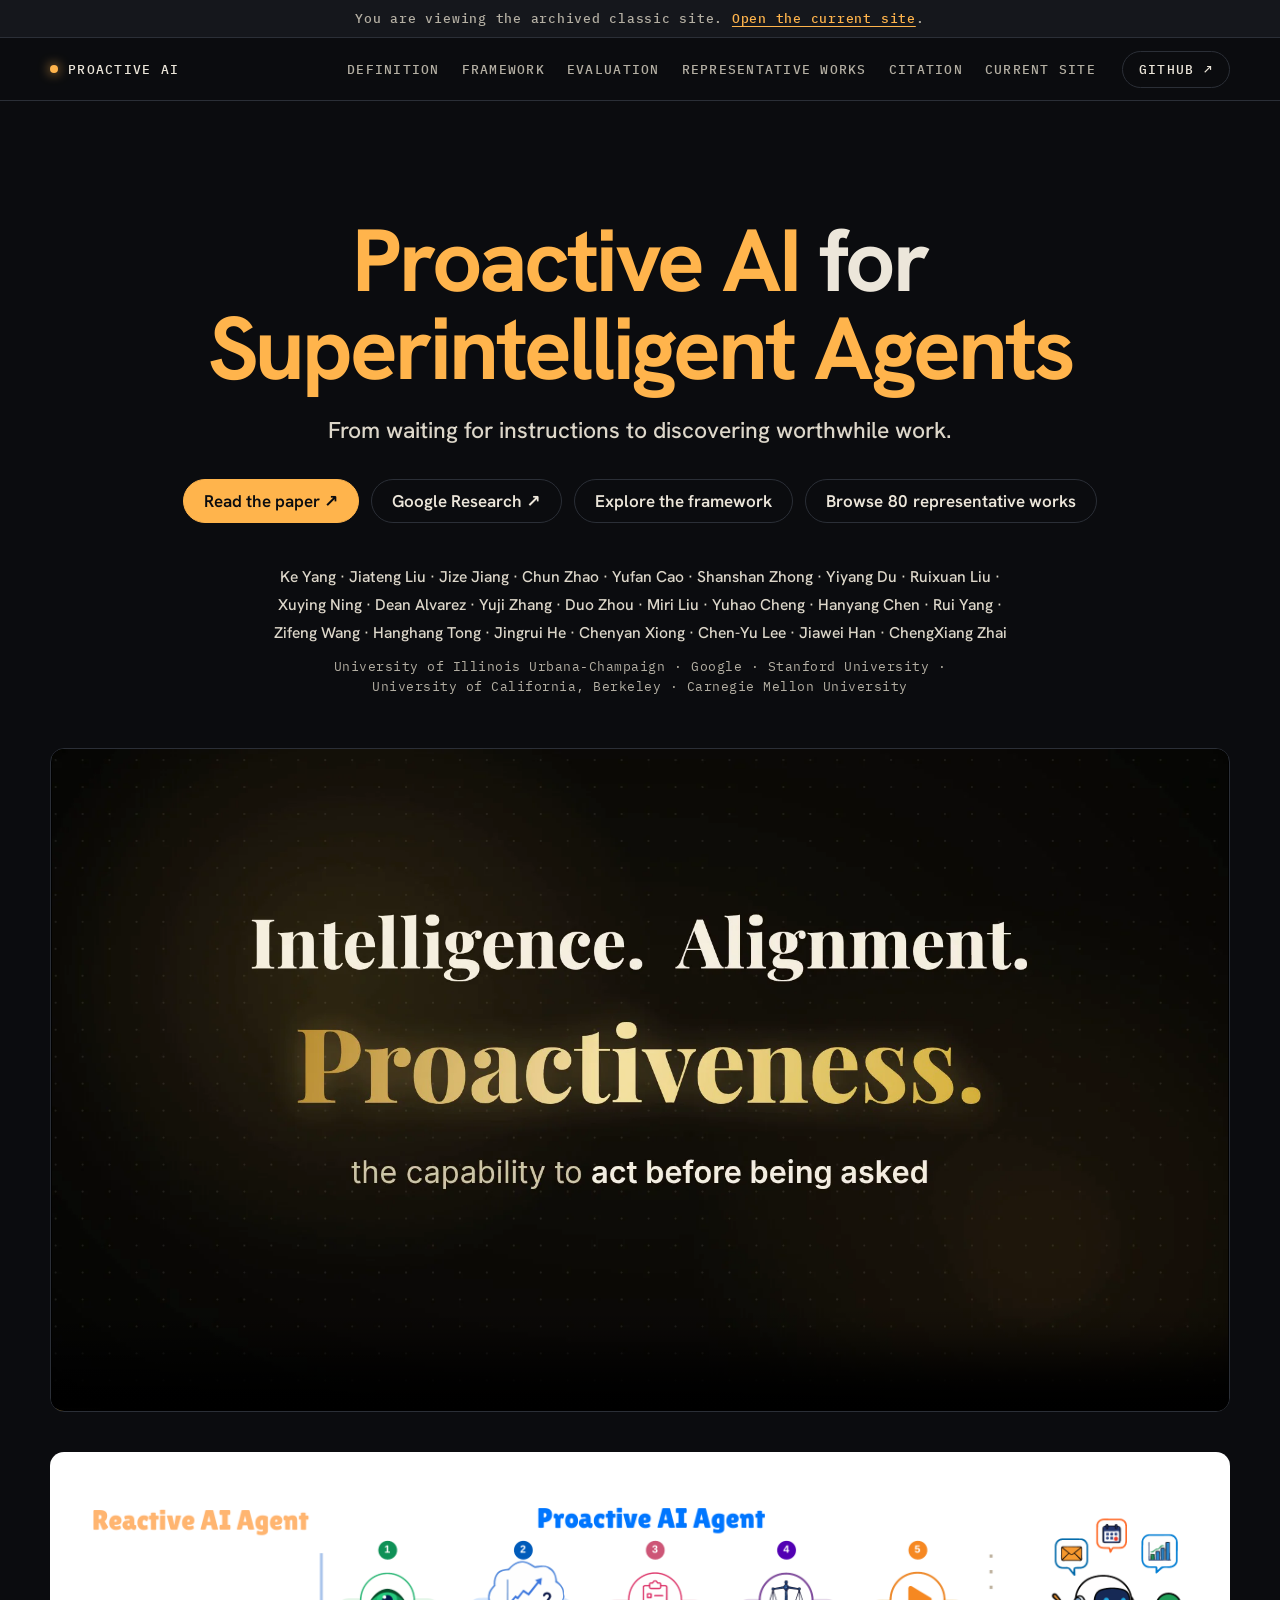
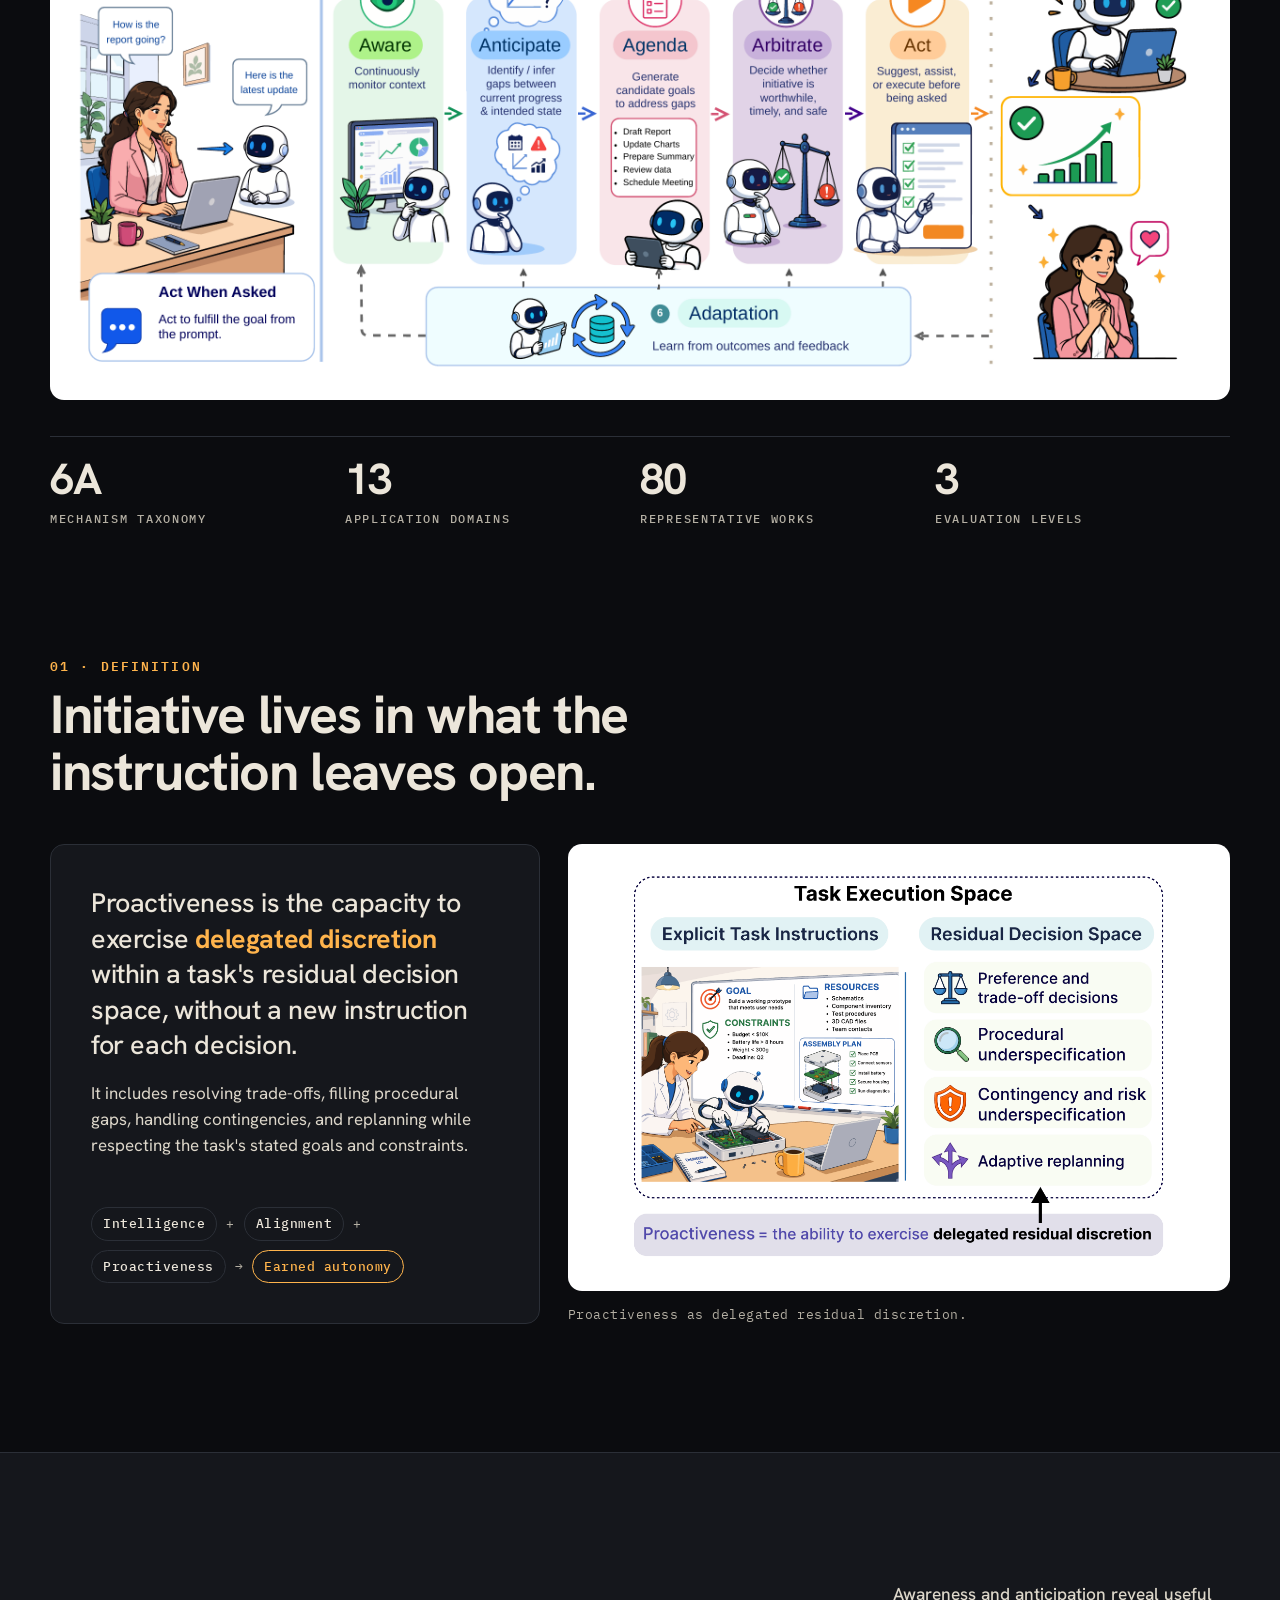
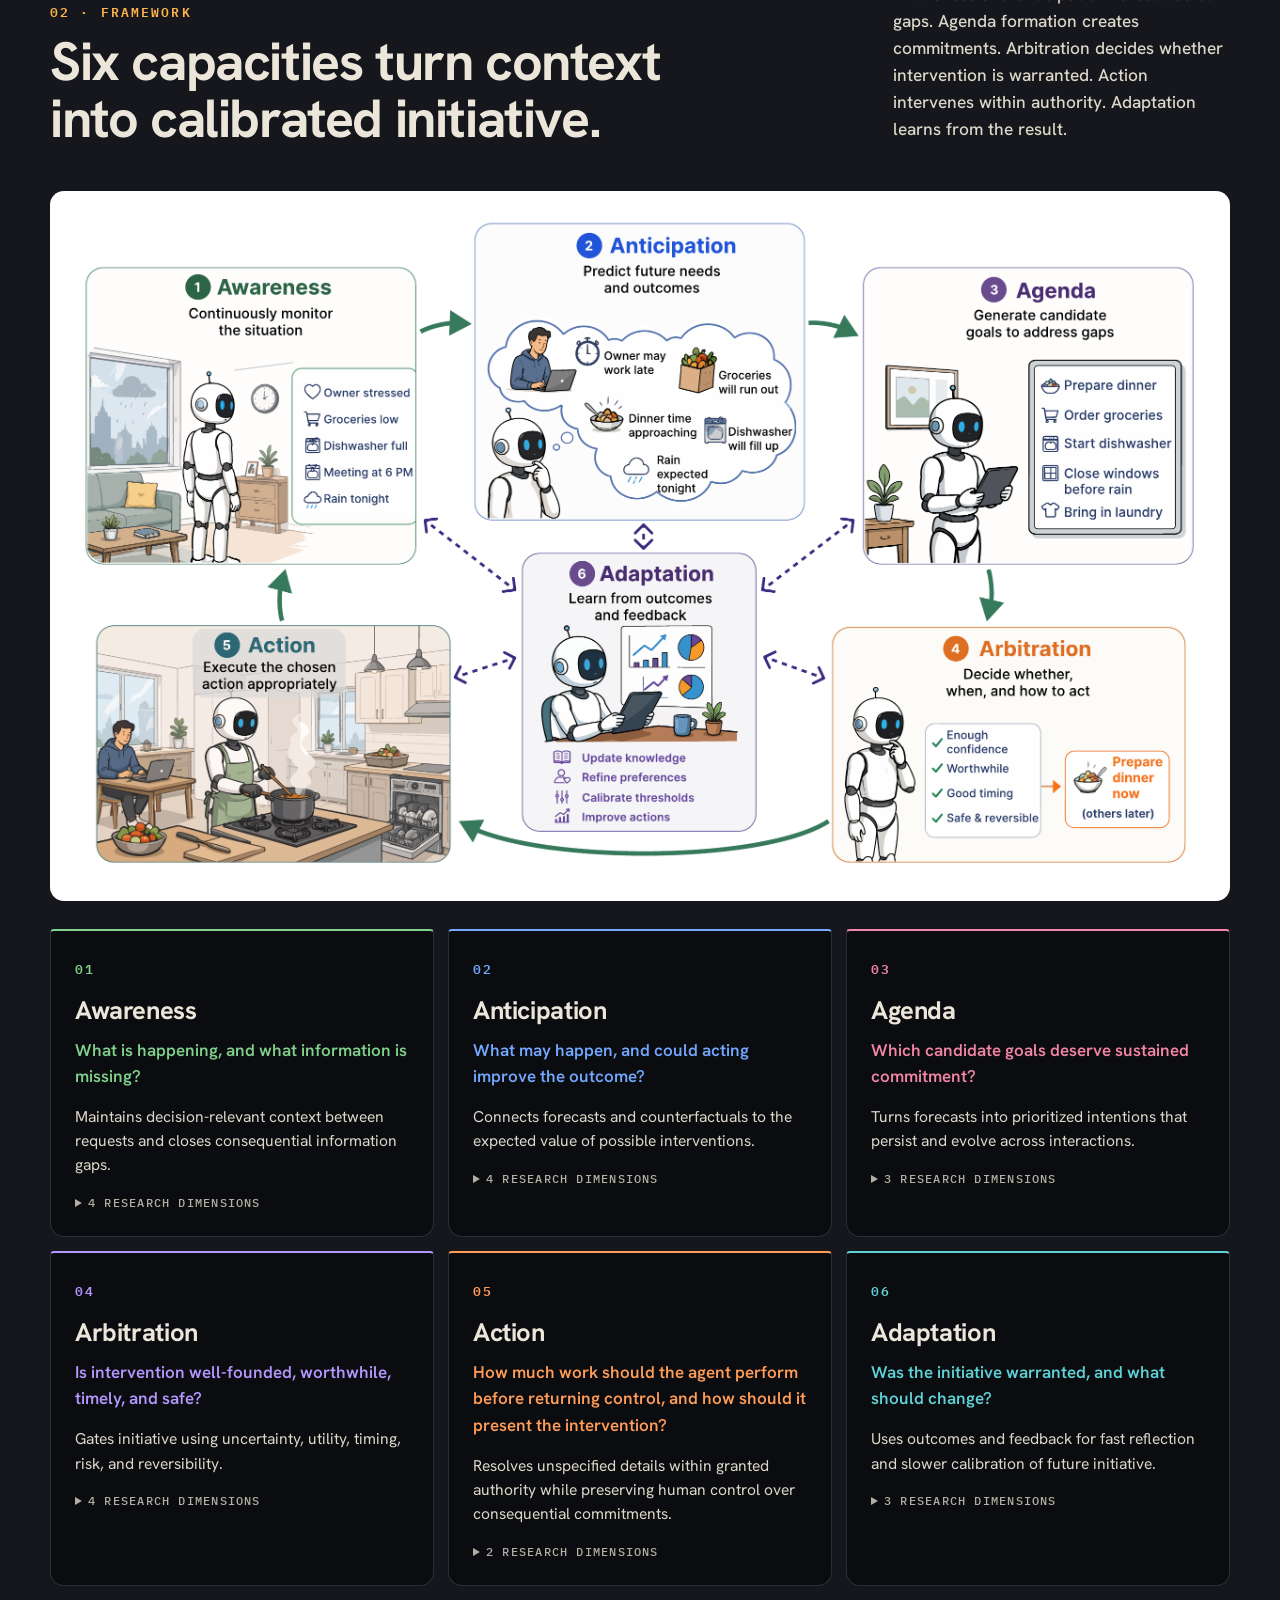
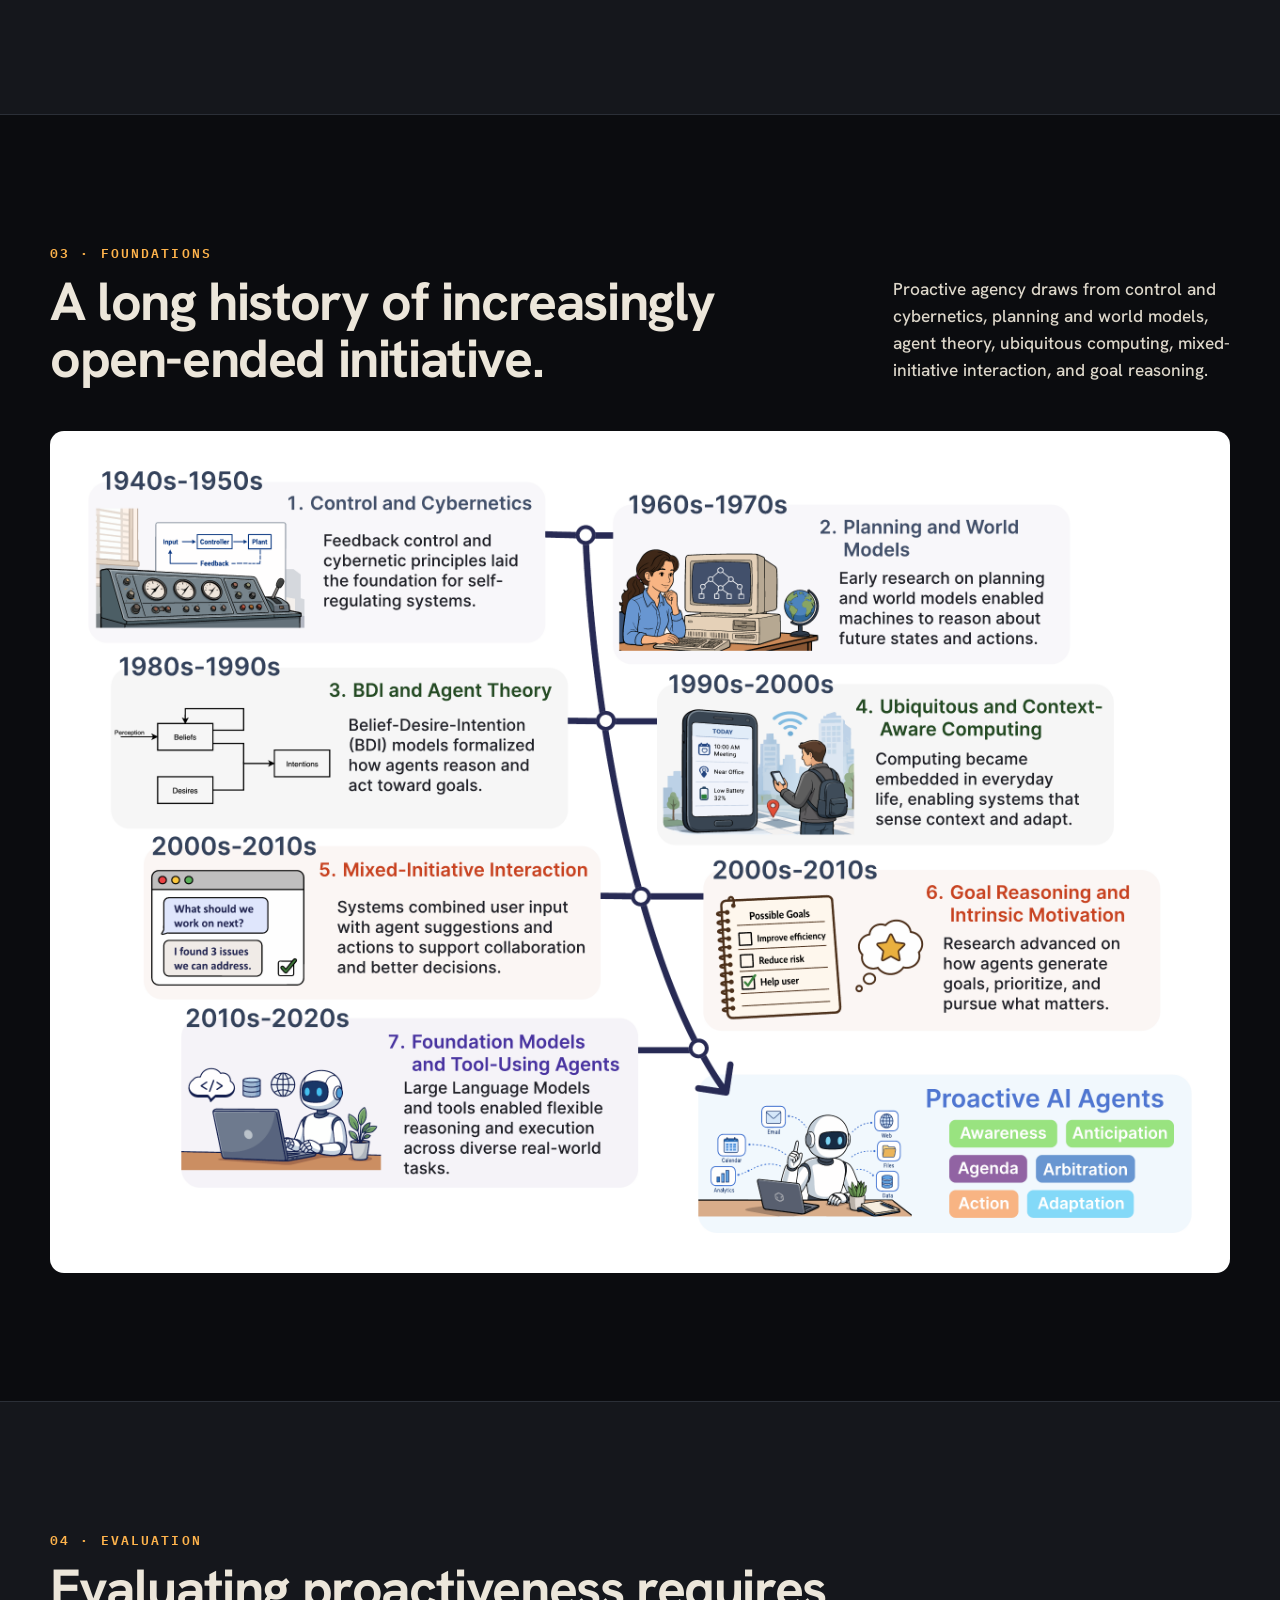
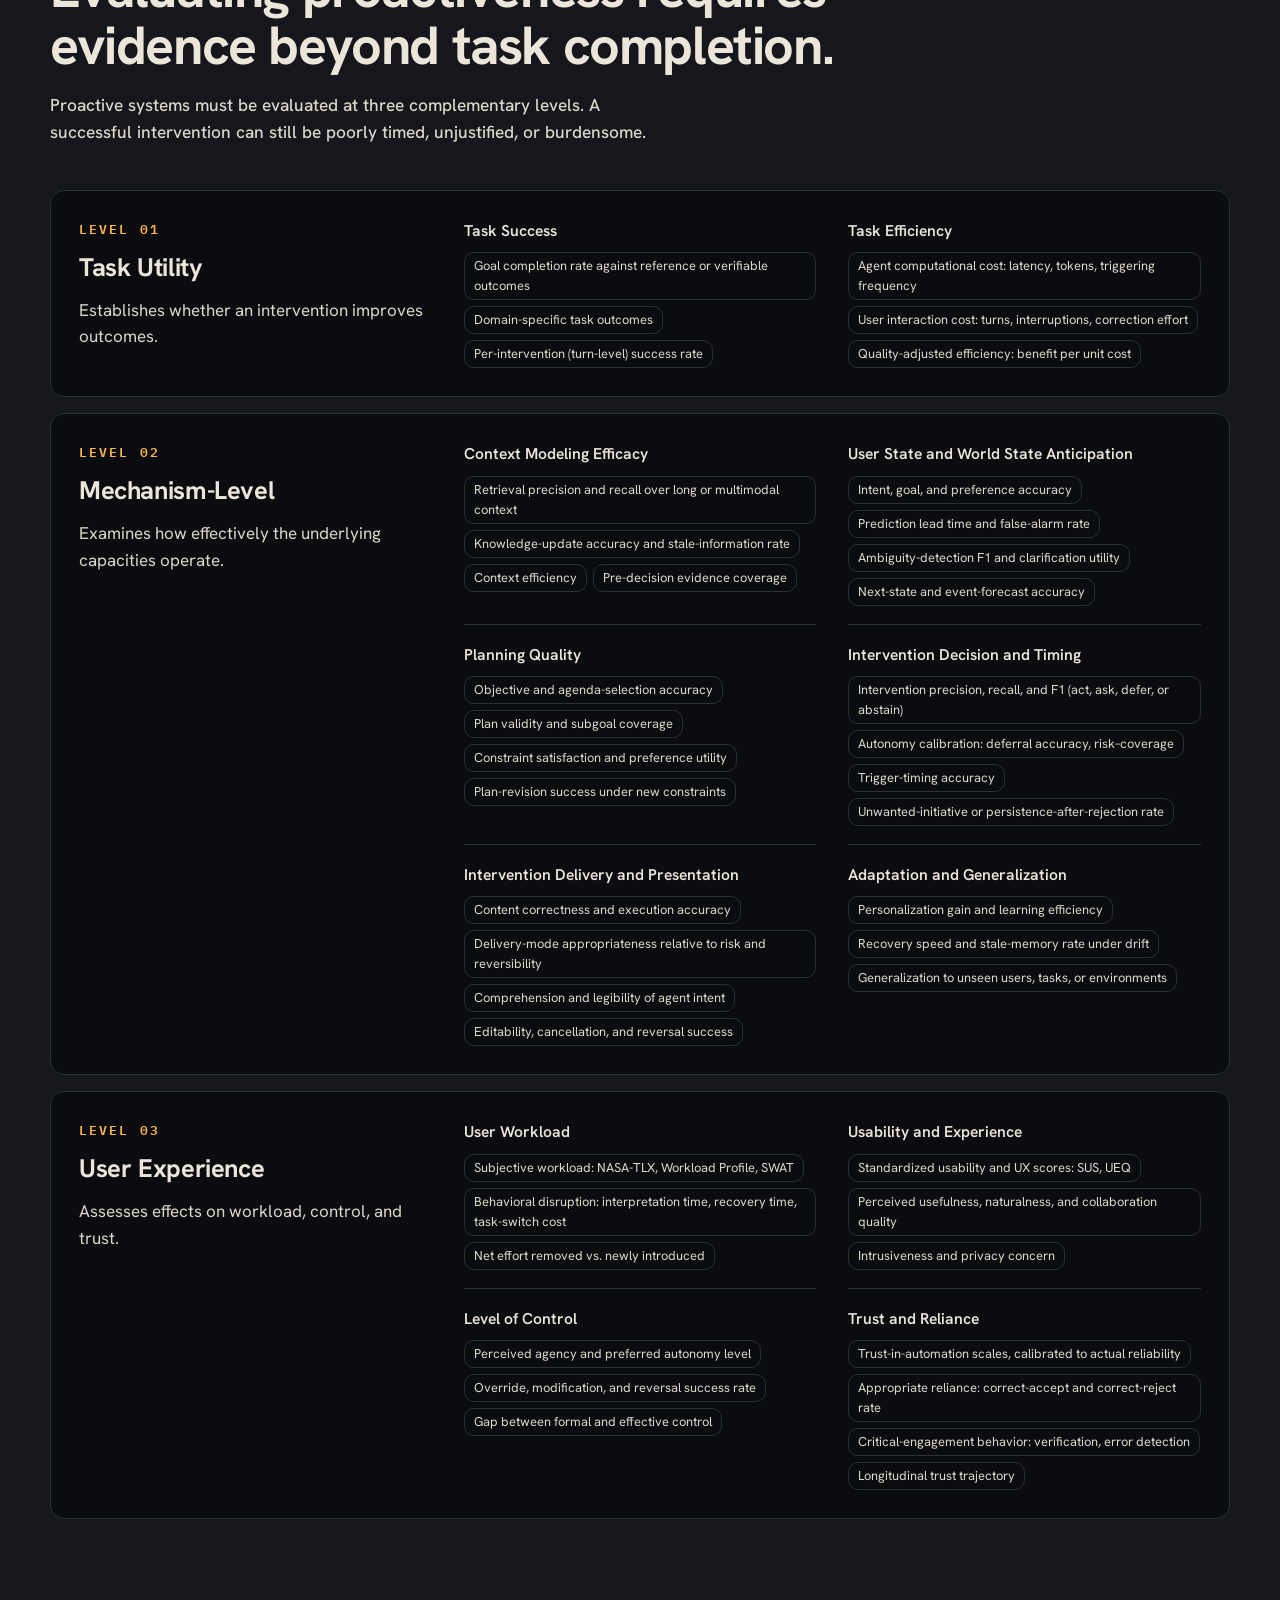
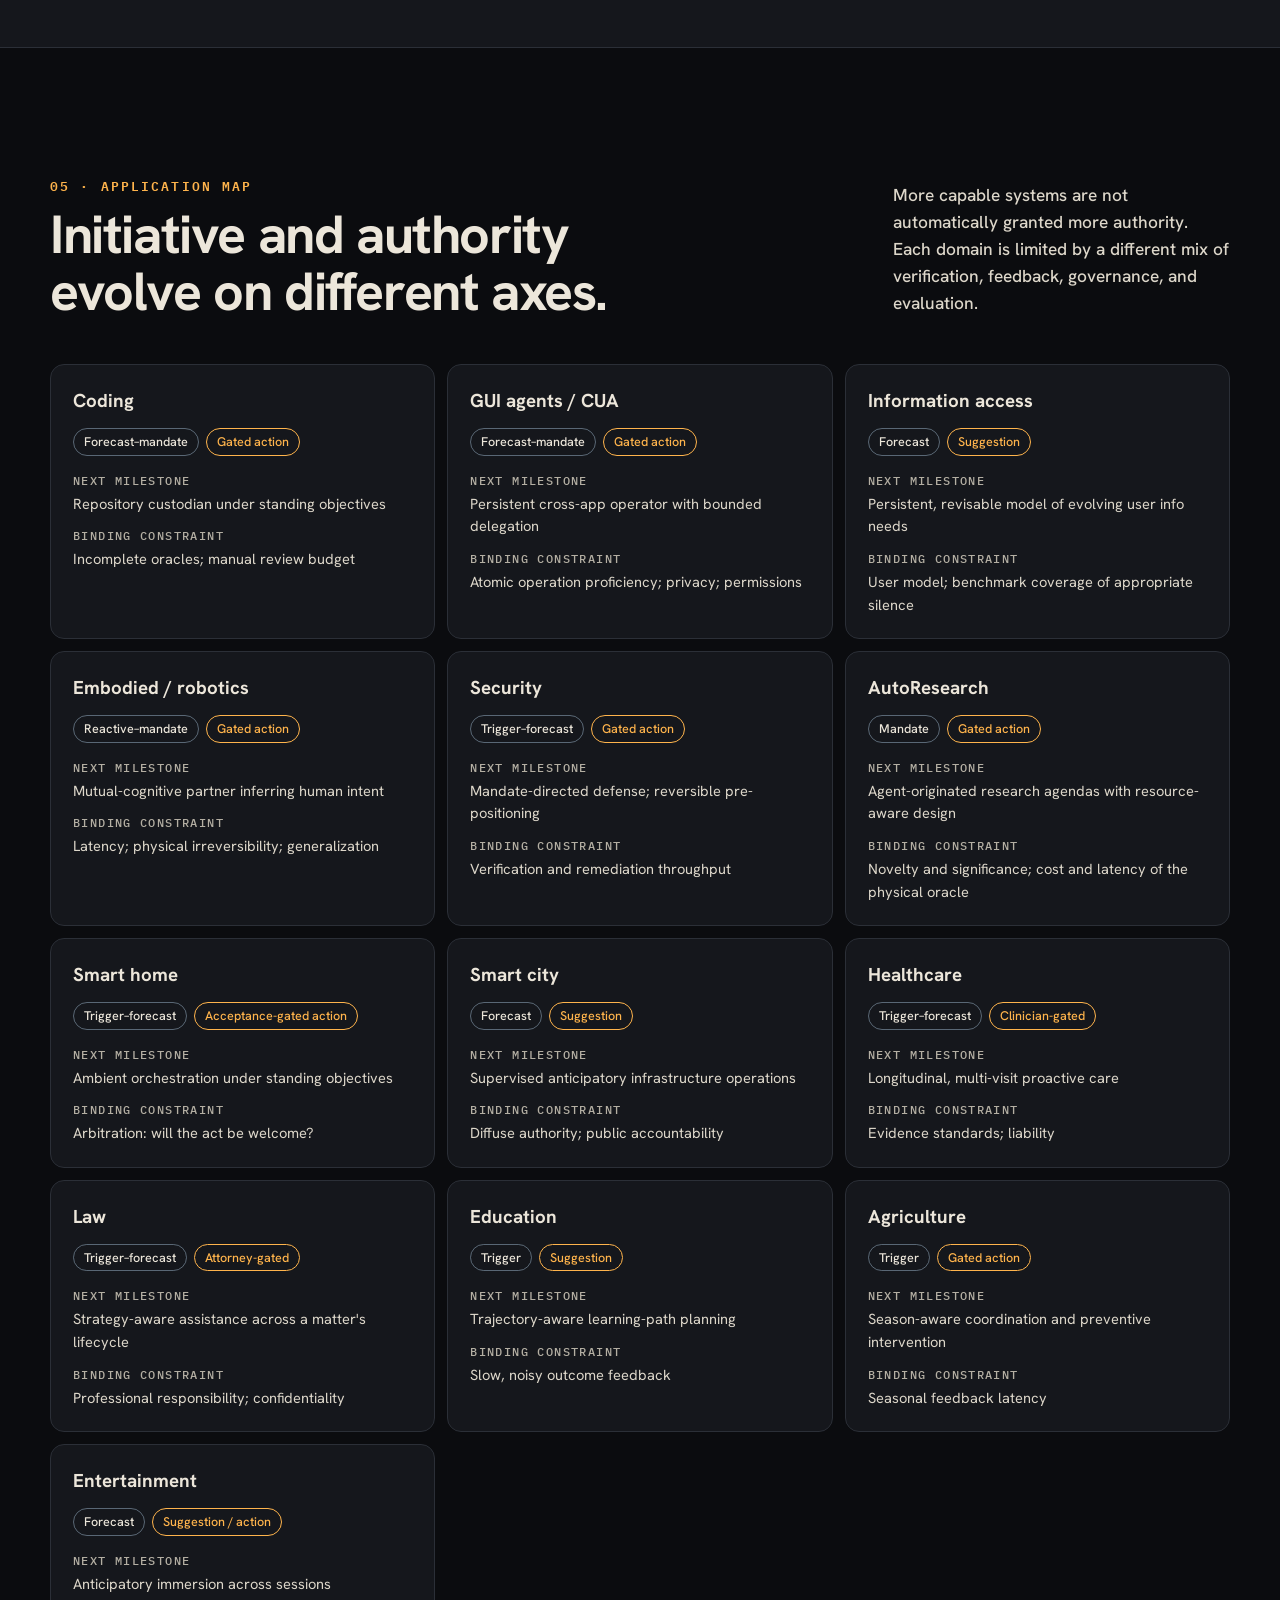
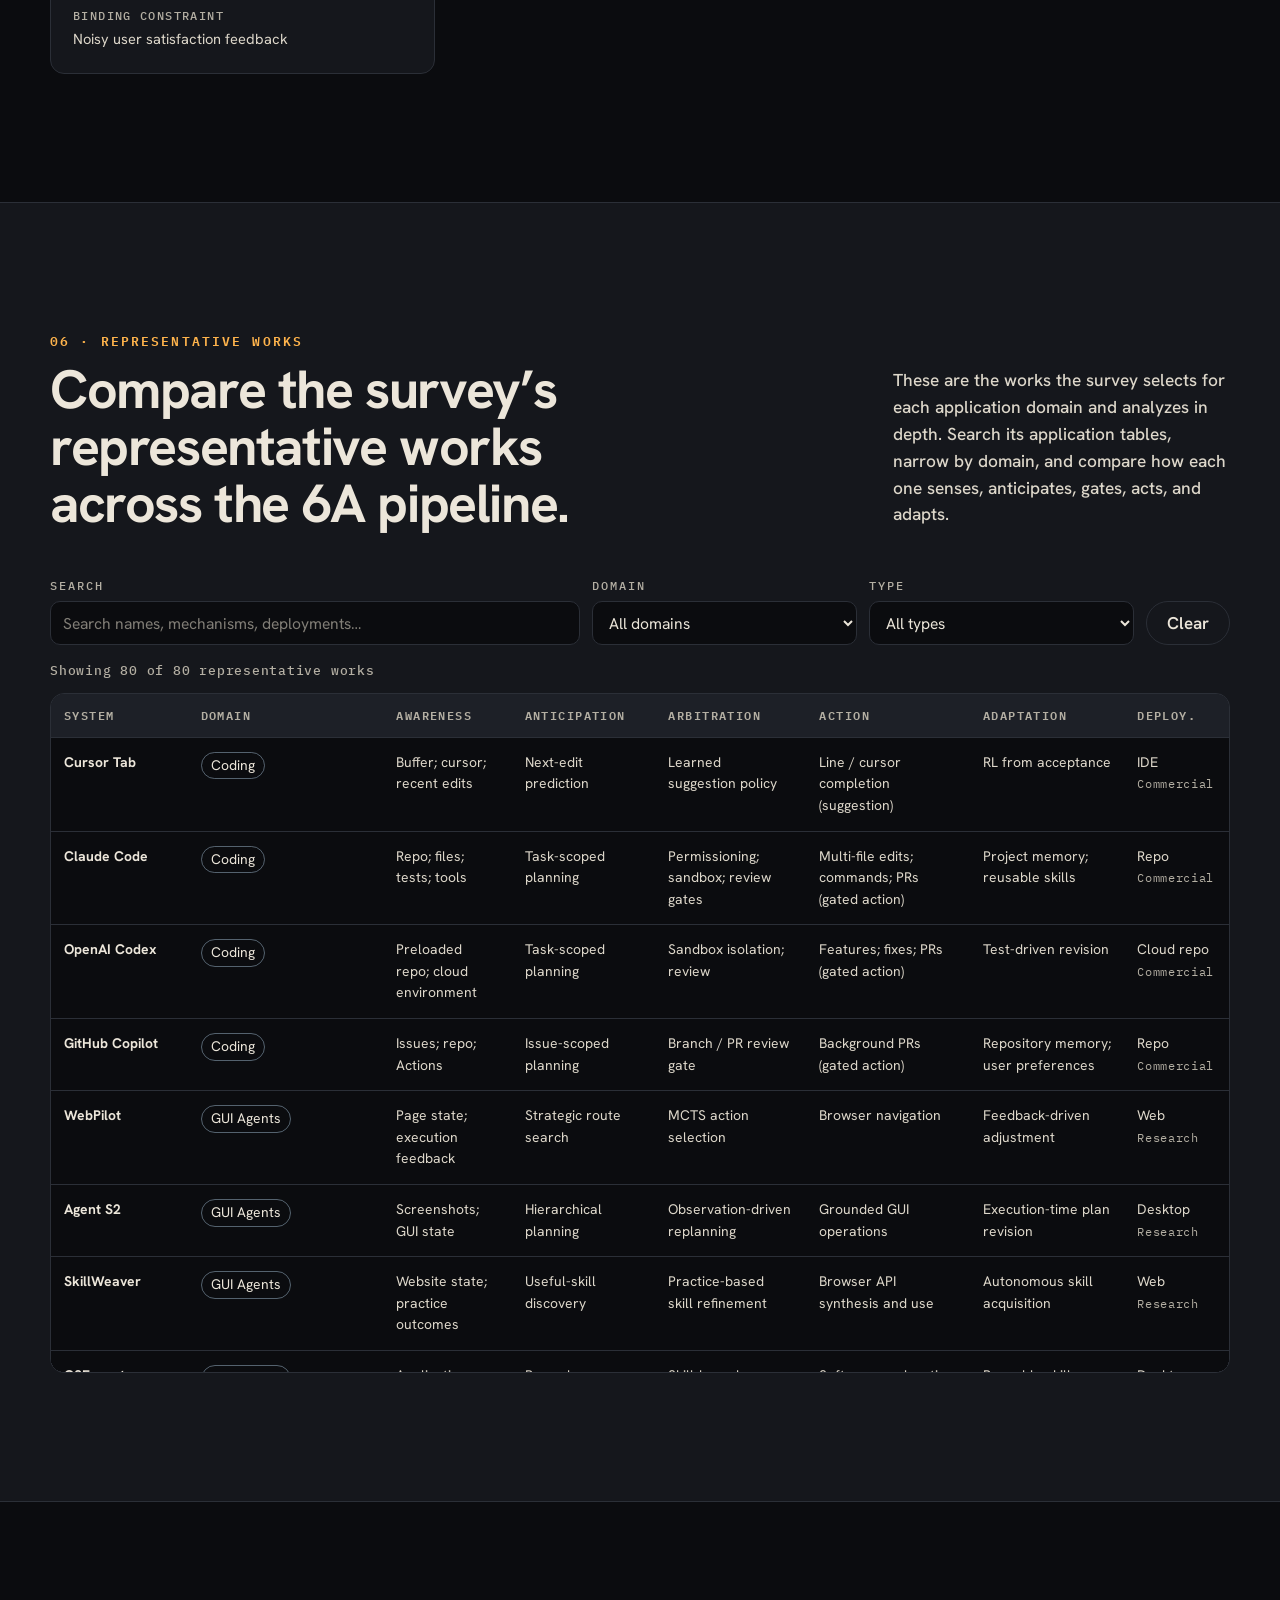
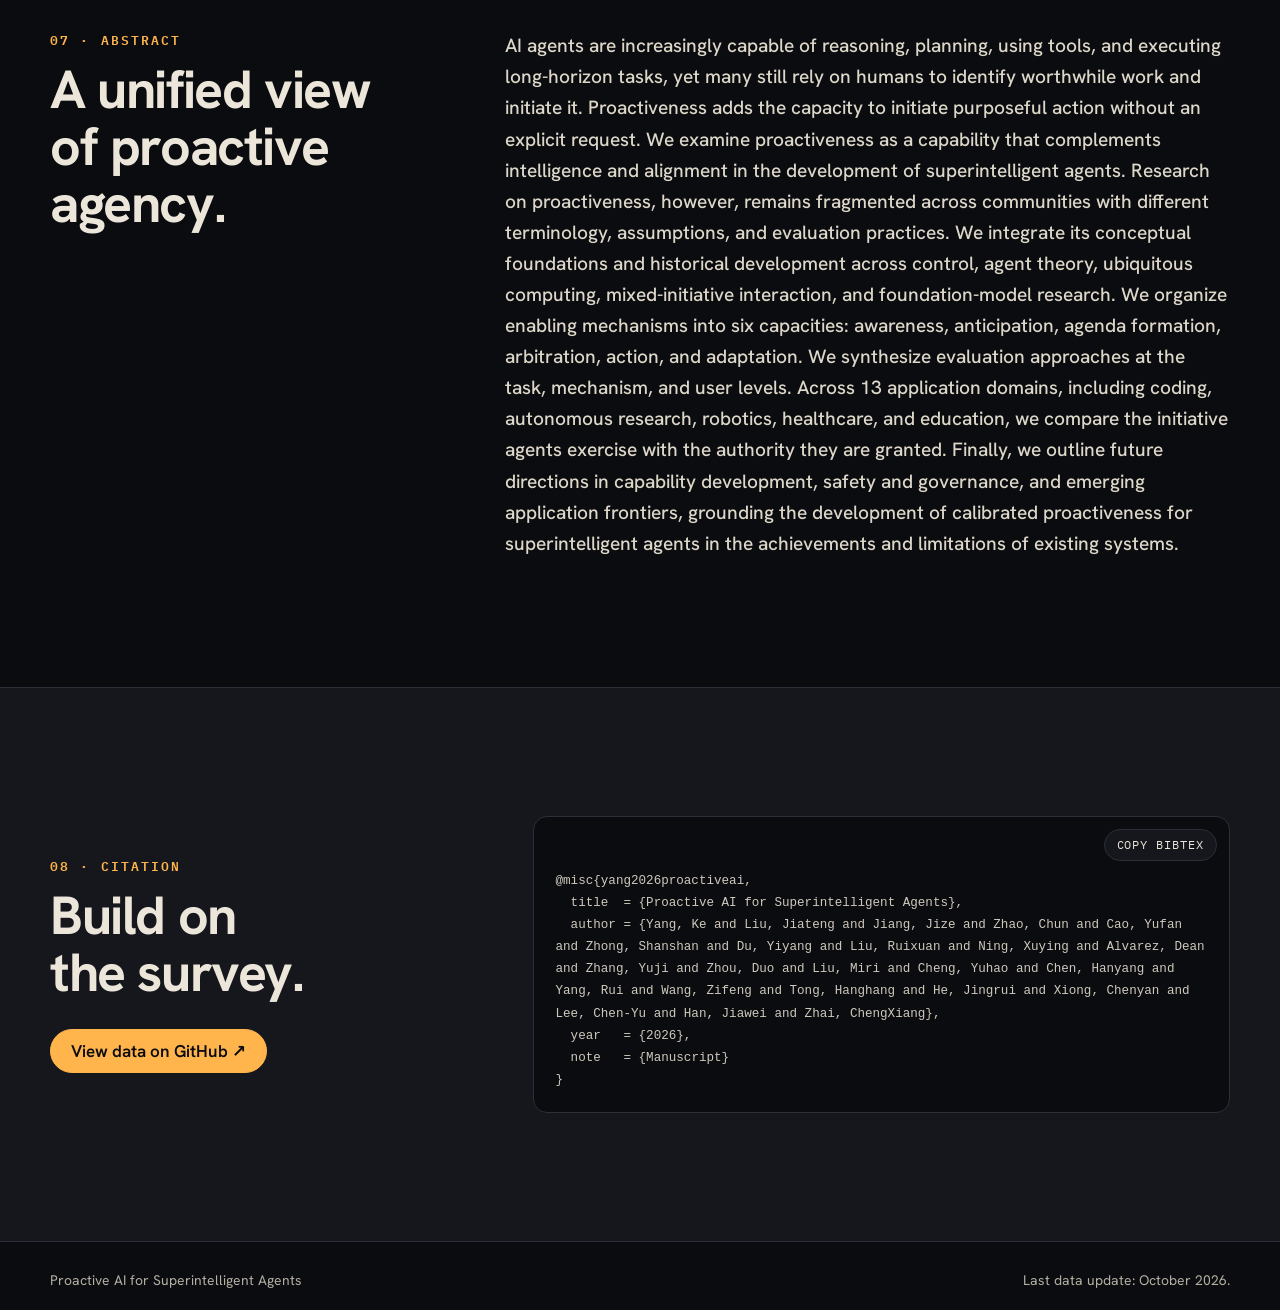
<file: classic/index.html>
<!doctype html>
<html lang="en">
<head>
  <meta charset="utf-8">
  <meta name="viewport" content="width=device-width, initial-scale=1">
  <meta name="description" content="A survey of proactive AI agents: foundations, mechanisms, evaluation, and applications.">
  <meta name="theme-color" content="#0b0c0f">
  <title>Proactive AI · Classic View</title>
  <link rel="icon" href="../assets/favicon.png" type="image/png" sizes="180x180">
  <link rel="icon" href="../assets/favicon.svg" type="image/svg+xml">
  <link rel="apple-touch-icon" href="../assets/favicon.png">
  <link rel="preconnect" href="https://fonts.googleapis.com">
  <link rel="preconnect" href="https://fonts.gstatic.com" crossorigin>
  <link rel="stylesheet" href="https://fonts.googleapis.com/css2?family=Hanken+Grotesk:wght@400;500;600;700&family=IBM+Plex+Mono:wght@400;500;600&display=swap">
  <link rel="stylesheet" href="css/styles.css?v=20261007j">
  <script defer src="js/app.js?v=20261007h"></script>
</head>
<body>
  <p class="archive-note">You are viewing the archived classic site. <a href="../">Open the current site</a>.</p>
  <div id="top-anchor" aria-hidden="true"></div>
  <a class="skip-link" href="#main">Skip to content</a>
  <header class="site-header">
    <nav class="nav shell" aria-label="Primary navigation">
      <a class="brand" href="#top-anchor" aria-label="Proactive AI home">
        <span class="brand-mark" aria-hidden="true"></span>
        <span>Proactive AI</span>
      </a>
      <button class="nav-toggle" aria-expanded="false" aria-controls="nav-links">Menu</button>
      <div class="nav-links" id="nav-links">
        <a href="#definition">Definition</a>
        <a href="#framework">Framework</a>
        <a href="#evaluation">Evaluation</a>
        <a href="#systems">Representative works</a>
        <a href="#citation">Citation</a>
        <a href="../">Current site</a>
      </div>
      <a class="nav-cta" data-link="github" href="https://github.com/EmpathYang/Proactive-AI-for-Superintelligent-Agents">GitHub ↗</a>
    </nav>
  </header>

  <main id="main">
    <section class="hero shell">
      <h1><em>Proactive AI</em> for<br><em>Superintelligent Agents</em></h1>
      <p class="hero-deck" data-field="tagline">From waiting for instructions to discovering worthwhile work.</p>
      <div class="hero-actions">
        <a class="button button-primary" href="../Proactive-AI-for-Superintelligent-Agents.pdf" target="_blank" rel="noopener">Read the paper ↗</a>
        <a class="button button-ghost" href="https://research.google/pubs/proactive-ai-for-superintelligent-agents/" target="_blank" rel="noopener">Google Research ↗</a>
        <a class="button button-ghost" href="#framework">Explore the framework</a>
        <a class="button button-ghost" href="#systems">Browse <span data-count="works">80</span> representative works</a>
      </div>
      <div class="author-block">
        <p class="authors" id="authors">Loading authors…</p>
        <p class="affiliations" id="affiliations"></p>
      </div>
      <figure class="hero-video">
        <video controls playsinline preload="none" width="1920" height="1080" poster="../assets/video/proactive-ai-promo-poster.webp" aria-label="Video overview of the survey, 1 minute 36 seconds">
          <source src="../assets/video/proactive-ai-promo.mp4" type="video/mp4">
          <a href="../assets/video/proactive-ai-promo.mp4">Download the video overview (MP4)</a>
        </video>
      </figure>
      <figure class="hero-figure">
        <img src="../assets/figures/hero.webp" width="2400" height="1056" alt="Reactive agents wait for explicit requests; proactive agents use awareness, anticipation, agenda formation, arbitration, action, and adaptation.">
      </figure>
      <div class="stats" aria-label="Survey at a glance">
        <div><strong>6A</strong><span>mechanism taxonomy</span></div>
        <div><strong>13</strong><span>application domains</span></div>
        <div><strong data-count="works">80</strong><span>representative works</span></div>
        <div><strong>3</strong><span>evaluation levels</span></div>
      </div>
    </section>

    <section class="section shell" id="definition">
      <div class="section-heading">
        <p class="kicker">01 · Definition</p>
        <h2>Initiative lives in what the instruction leaves open.</h2>
      </div>
      <div class="definition-grid">
        <div class="prose-card">
          <p class="lead">Proactiveness is the capacity to exercise <strong>delegated discretion</strong> within a task's residual decision space, without a new instruction for each decision.</p>
          <p>It includes resolving trade-offs, filling procedural gaps, handling contingencies, and replanning while respecting the task's stated goals and constraints.</p>
          <div class="formula" aria-label="Conceptual relationship">
            <span>Intelligence</span><b>+</b><span>Alignment</span><b>+</b><span>Proactiveness</span><b>→</b><span>Earned autonomy</span>
          </div>
        </div>
        <figure class="figure-card">
          <img src="../assets/figures/delegated-discretion.webp" width="2400" height="1552" loading="lazy" decoding="async" alt="A task execution space divided into explicit task instructions and a residual decision space: preference and trade-off decisions, procedural underspecification, contingency and risk underspecification, and adaptive replanning.">
          <figcaption>Proactiveness as delegated residual discretion.</figcaption>
        </figure>
      </div>
    </section>

    <section class="section framework-section" id="framework">
      <div class="shell">
        <div class="section-heading split-heading">
          <div>
            <p class="kicker">02 · Framework</p>
            <h2>Six capacities turn context into calibrated initiative.</h2>
          </div>
          <p>Awareness and anticipation reveal useful gaps. Agenda formation creates commitments. Arbitration decides whether intervention is warranted. Action intervenes within authority. Adaptation learns from the result.</p>
        </div>
        <figure class="framework-figure">
          <img src="../assets/figures/six-capacities.webp" width="2400" height="1401" loading="lazy" decoding="async" alt="Awareness, anticipation, agenda, arbitration, and action form a cycle; adaptation sits at the center and feeds back into each of them.">
        </figure>
        <div class="capacity-grid" id="capacity-grid" aria-live="polite"></div>
      </div>
    </section>

    <section class="section shell" id="history">
      <div class="section-heading split-heading">
        <div>
          <p class="kicker">03 · Foundations</p>
          <h2>A long history of increasingly open-ended initiative.</h2>
        </div>
        <p>Proactive agency draws from control and cybernetics, planning and world models, agent theory, ubiquitous computing, mixed-initiative interaction, and goal reasoning.</p>
      </div>
      <figure class="wide-figure">
        <img src="../assets/figures/historical-foundations.webp" width="2400" height="1680" loading="lazy" decoding="async" alt="Timeline of historical foundations from control and cybernetics to proactive foundation-model agents.">
      </figure>
    </section>

    <section class="section evaluation-section" id="evaluation">
      <div class="shell">
        <div class="section-heading">
          <p class="kicker">04 · Evaluation</p>
          <h2>Evaluating proactiveness requires evidence beyond task completion.</h2>
          <p class="section-intro">Proactive systems must be evaluated at three complementary levels. A successful intervention can still be poorly timed, unjustified, or burdensome.</p>
        </div>
        <div class="evaluation-grid" id="evaluation-grid"></div>
      </div>
    </section>

    <section class="section shell" id="maturity">
      <div class="section-heading split-heading">
        <div>
          <p class="kicker">05 · Application map</p>
          <h2>Initiative and authority evolve on different axes.</h2>
        </div>
        <p>More capable systems are not automatically granted more authority. Each domain is limited by a different mix of verification, feedback, governance, and evaluation.</p>
      </div>
      <div class="maturity-grid" id="maturity-grid"></div>
    </section>

    <section class="section systems-section" id="systems">
      <div class="shell">
        <div class="section-heading split-heading">
          <div>
            <p class="kicker">06 · Representative works</p>
            <h2>Compare the survey’s representative works across the 6A pipeline.</h2>
          </div>
          <p>These are the works the survey selects for each application domain and analyzes in depth. Search its application tables, narrow by domain, and compare how each one senses, anticipates, gates, acts, and adapts.</p>
        </div>
        <div class="explorer-controls">
          <label class="search-field">
            <span>Search</span>
            <input id="system-search" type="search" placeholder="Search names, mechanisms, deployments…" autocomplete="off">
          </label>
          <label class="select-field">
            <span>Domain</span>
            <select id="domain-filter"><option value="">All domains</option></select>
          </label>
          <label class="select-field">
            <span>Type</span>
            <select id="type-filter">
              <option value="">All types</option>
              <option value="Research">Research</option>
              <option value="Commercial">Commercial</option>
            </select>
          </label>
          <button class="button button-ghost clear-button" id="clear-filters" type="button">Clear</button>
        </div>
        <p class="result-count" id="result-count" aria-live="polite"></p>
        <div class="table-wrap" tabindex="0" aria-label="Scrollable table of representative works">
          <table>
            <thead>
              <tr>
                <th>System</th><th>Domain</th><th>Awareness</th><th>Anticipation</th><th>Arbitration</th><th>Action</th><th>Adaptation</th><th>Deploy.</th>
              </tr>
            </thead>
            <tbody id="systems-body"></tbody>
          </table>
        </div>
      </div>
    </section>

    <section class="section shell abstract-section" id="abstract">
      <div class="section-heading"><p class="kicker">07 · Abstract</p><h2>A unified view of proactive agency.</h2></div>
      <p class="abstract-copy" data-field="abstract"></p>
    </section>

    <section class="section citation-section" id="citation">
      <div class="shell citation-grid">
        <div>
          <p class="kicker">08 · Citation</p>
          <h2>Build on the survey.</h2>
          <a class="button button-primary" data-link="github" href="https://github.com/EmpathYang/Proactive-AI-for-Superintelligent-Agents">View data on GitHub ↗</a>
        </div>
        <div class="citation-box">
          <button id="copy-citation" type="button">Copy BibTeX</button>
          <pre><code id="citation-code">Loading citation…</code></pre>
        </div>
      </div>
    </section>
  </main>

  <footer class="footer">
    <div class="shell footer-inner">
      <p>Proactive AI for Superintelligent Agents</p>
      <p>Last data update: <span id="last-updated">October 2026</span>.</p>
    </div>
  </footer>
</body>
</html>
</file>
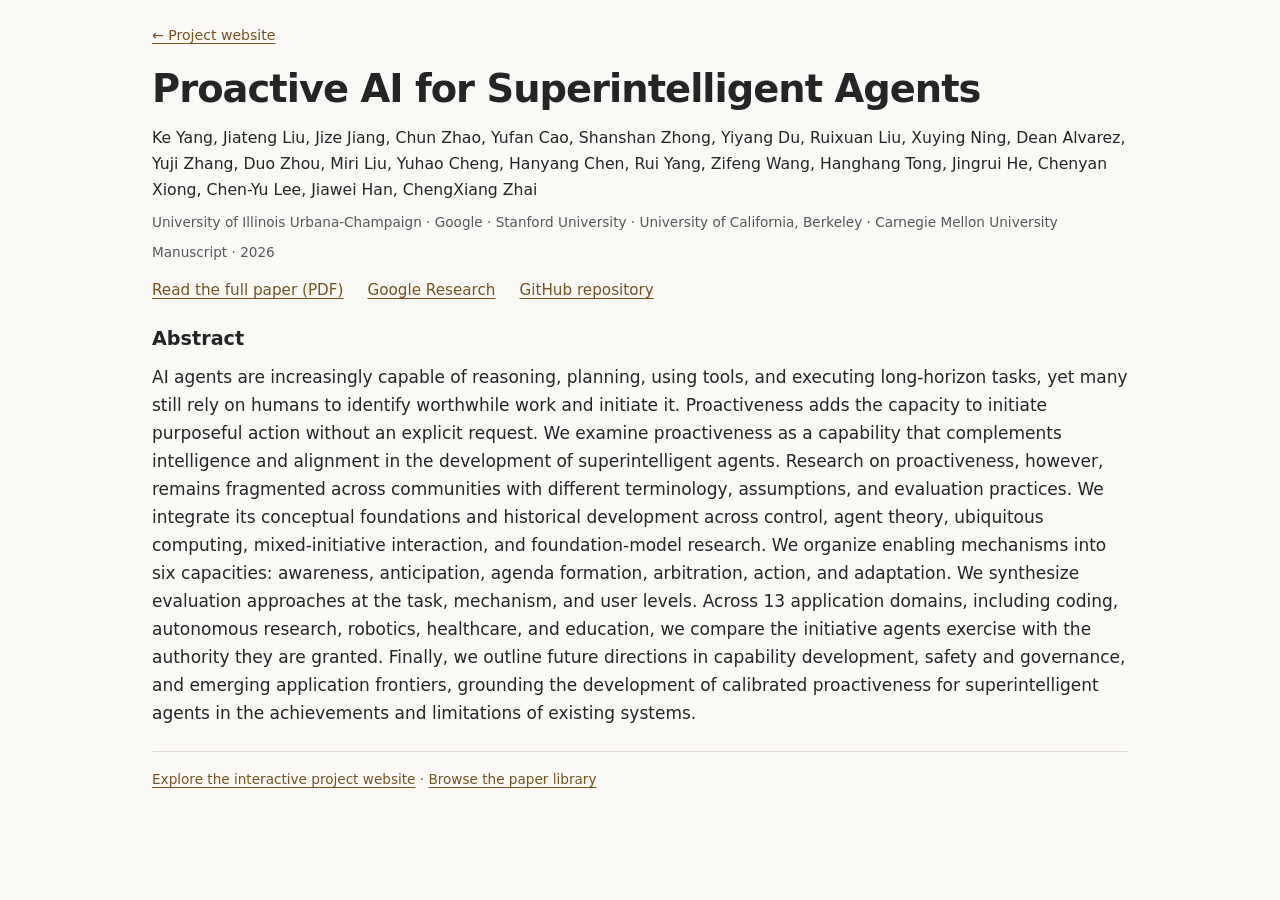
<file: paper.html>
<!doctype html>
<html lang="en">
<head>
  <meta charset="utf-8">
  <meta name="viewport" content="width=device-width, initial-scale=1">
  <title>Proactive AI for Superintelligent Agents</title>
  <meta name="description" content="Abstract, authors and full-text PDF for Proactive AI for Superintelligent Agents, a survey of proactive AI foundations, mechanisms, evaluation and applications.">
  <link rel="canonical" href="https://empathyang.github.io/Proactive-AI-for-Superintelligent-Agents/paper.html">
  <link rel="icon" href="assets/favicon.svg" type="image/svg+xml">

  <!-- Keep the static metadata and visible text in sync with data/site.json.
       Its citation specifies the year only; do not substitute the website update date.
       The PDF URL and this abstract page belong to the same directory. -->
  <meta name="citation_title" content="Proactive AI for Superintelligent Agents">
  <meta name="citation_author" content="Ke Yang">
  <meta name="citation_author" content="Jiateng Liu">
  <meta name="citation_author" content="Jize Jiang">
  <meta name="citation_author" content="Chun Zhao">
  <meta name="citation_author" content="Yufan Cao">
  <meta name="citation_author" content="Shanshan Zhong">
  <meta name="citation_author" content="Yiyang Du">
  <meta name="citation_author" content="Ruixuan Liu">
  <meta name="citation_author" content="Xuying Ning">
  <meta name="citation_author" content="Dean Alvarez">
  <meta name="citation_author" content="Yuji Zhang">
  <meta name="citation_author" content="Duo Zhou">
  <meta name="citation_author" content="Miri Liu">
  <meta name="citation_author" content="Yuhao Cheng">
  <meta name="citation_author" content="Hanyang Chen">
  <meta name="citation_author" content="Rui Yang">
  <meta name="citation_author" content="Zifeng Wang">
  <meta name="citation_author" content="Hanghang Tong">
  <meta name="citation_author" content="Jingrui He">
  <meta name="citation_author" content="Chenyan Xiong">
  <meta name="citation_author" content="Chen-Yu Lee">
  <meta name="citation_author" content="Jiawei Han">
  <meta name="citation_author" content="ChengXiang Zhai">
  <meta name="citation_publication_date" content="2026">
  <meta name="citation_pdf_url" content="https://empathyang.github.io/Proactive-AI-for-Superintelligent-Agents/Proactive-AI-for-Superintelligent-Agents.pdf">

  <style>
    :root { color-scheme: light; }
    * { box-sizing: border-box; }
    body { margin: 0; background: #faf9f6; color: #242527; font: 17px/1.65 system-ui, -apple-system, BlinkMacSystemFont, "Segoe UI", sans-serif; }
    main { max-width: 1040px; margin: 0 auto; padding: 24px 32px 40px; }
    a { color: #76521e; text-underline-offset: 3px; }
    a:hover { color: #352308; }
    a:focus-visible { outline: 2px solid #76521e; outline-offset: 4px; }
    nav { margin-bottom: 20px; font-size: .88rem; }
    h1 { margin: 0 0 14px; font-size: clamp(1.75rem, 3vw, 2.5rem); line-height: 1.15; letter-spacing: -.025em; }
    .authors { margin: 0 0 8px; font-size: .98rem; }
    .affiliations, .publication { margin: 0 0 8px; color: #55575b; font-size: .85rem; }
    .links { display: flex; flex-wrap: wrap; gap: 8px 24px; margin: 14px 0 20px; font-size: .95rem; }
    h2 { margin: 0 0 8px; font-size: 1.2rem; }
    .abstract { margin: 0; }
    footer { margin-top: 24px; padding-top: 16px; border-top: 1px solid #dedbd4; color: #55575b; font-size: .85rem; }
    footer p { margin: 0; }
    @media (max-width: 600px) {
      main { padding: 18px 20px 28px; }
      nav { margin-bottom: 16px; }
    }
    @media print {
      body { background: #fff; color: #000; }
      main { max-width: none; padding: 0; }
      nav, footer { display: none; }
      a { color: inherit; }
    }
  </style>
</head>
<body>
  <main>
    <nav aria-label="Project"><a href="./">← Project website</a></nav>
    <article aria-labelledby="paper-title">
      <header>
        <h1 id="paper-title">Proactive AI for Superintelligent Agents</h1>
        <p class="authors">Ke Yang, Jiateng Liu, Jize Jiang, Chun Zhao, Yufan Cao, Shanshan Zhong, Yiyang Du, Ruixuan Liu, Xuying Ning, Dean Alvarez, Yuji Zhang, Duo Zhou, Miri Liu, Yuhao Cheng, Hanyang Chen, Rui Yang, Zifeng Wang, Hanghang Tong, Jingrui He, Chenyan Xiong, Chen-Yu Lee, Jiawei Han, ChengXiang Zhai</p>
        <p class="affiliations">University of Illinois Urbana-Champaign · Google · Stanford University · University of California, Berkeley · Carnegie Mellon University</p>
        <p class="publication">Manuscript · <time datetime="2026">2026</time></p>
        <div class="links">
          <a href="Proactive-AI-for-Superintelligent-Agents.pdf">Read the full paper (PDF)</a>
          <a href="https://research.google/pubs/proactive-ai-for-superintelligent-agents/">Google Research</a>
          <a href="https://github.com/EmpathYang/Proactive-AI-for-Superintelligent-Agents">GitHub repository</a>
        </div>
      </header>
      <section aria-labelledby="abstract-title">
        <h2 id="abstract-title">Abstract</h2>
        <p class="abstract">AI agents are increasingly capable of reasoning, planning, using tools, and executing long-horizon tasks, yet many still rely on humans to identify worthwhile work and initiate it. Proactiveness adds the capacity to initiate purposeful action without an explicit request. We examine proactiveness as a capability that complements intelligence and alignment in the development of superintelligent agents. Research on proactiveness, however, remains fragmented across communities with different terminology, assumptions, and evaluation practices. We integrate its conceptual foundations and historical development across control, agent theory, ubiquitous computing, mixed-initiative interaction, and foundation-model research. We organize enabling mechanisms into six capacities: awareness, anticipation, agenda formation, arbitration, action, and adaptation. We synthesize evaluation approaches at the task, mechanism, and user levels. Across 13 application domains, including coding, autonomous research, robotics, healthcare, and education, we compare the initiative agents exercise with the authority they are granted. Finally, we outline future directions in capability development, safety and governance, and emerging application frontiers, grounding the development of calibrated proactiveness for superintelligent agents in the achievements and limitations of existing systems.</p>
      </section>
    </article>
    <footer><p><a href="./">Explore the interactive project website</a> · <a href="./#library">Browse the paper library</a></p></footer>
  </main>
</body>
</html>
</file>
<file: classic/css/styles.css>
/* The classic page in the film's colors and type: near-black, warm white, one gold accent.
   The survey's figures are drawn on white, so each sits on a white plate. */
:root {
  --night: #0b0c0f;
  --night-2: #15171c;
  --night-3: #1d2027;
  --rule: #2b2f37;
  --fg: #ece6da;
  --soft: #ddd7ca;
  --mute: #b4afa3;
  --spark: #ffb44c;
  --cold: #93a9bd;
  /* the six capacities, matched to the survey's figures */
  --aw: #7fd18b;
  --an: #72a8ff;
  --ag: #f285a5;
  --ar: #b497ff;
  --ac: #ff9c57;
  --ad: #5ed2d6;
  --body: "Hanken Grotesk", ui-sans-serif, system-ui, -apple-system, "Segoe UI", sans-serif;
  --mono: "IBM Plex Mono", ui-monospace, SFMono-Regular, Menlo, monospace;
  --radius: 14px;
  color-scheme: dark;
}

* { box-sizing: border-box; }
html { font-size: 106.25%; scroll-behavior: smooth; }
body { margin: 0; color: var(--fg); background: var(--night); font-family: var(--body); line-height: 1.55; -webkit-font-smoothing: antialiased; }
img { display: block; max-width: 100%; height: auto; }
a { color: inherit; }
button, input, select { font: inherit; color: inherit; }
:focus-visible { outline: 2px solid var(--spark); outline-offset: 3px; }
::selection { background: rgba(255, 180, 76, .32); }
.shell { width: min(1180px, calc(100% - 40px)); margin-inline: auto; }
.skip-link { position: fixed; top: 8px; left: 8px; z-index: 100; padding: 10px 14px; background: var(--spark); color: var(--night); font-weight: 600; text-decoration: none; transform: translateY(-200%); }
.skip-link:focus { transform: translateY(0); }

.archive-note { margin: 0; padding: 9px 20px; text-align: center; font-family: var(--mono); font-size: .74rem; font-weight: 500; letter-spacing: .06em; background: var(--night-2); color: var(--mute); border-bottom: 1px solid var(--rule); }
.archive-note a { color: var(--spark); text-underline-offset: 3px; }

.site-header { position: sticky; top: 0; z-index: 50; background: var(--night); border-bottom: 1px solid var(--rule); }
.nav { min-height: 62px; display: flex; align-items: center; gap: 26px; font-family: var(--mono); font-size: .74rem; font-weight: 500; letter-spacing: .1em; text-transform: uppercase; }
.brand { display: inline-flex; align-items: center; gap: 10px; text-decoration: none; color: var(--fg); white-space: nowrap; }
.brand-mark { width: 8px; height: 8px; border-radius: 50%; background: var(--spark); box-shadow: 0 0 12px var(--spark); }
.nav-links { display: flex; gap: 22px; margin-left: auto; }
.nav-links a { color: var(--mute); text-decoration: none; white-space: nowrap; }
.nav-links a:hover { color: var(--fg); }
.nav-cta { padding: 8px 16px; border: 1px solid var(--rule); border-radius: 999px; text-decoration: none; white-space: nowrap; }
.nav-cta:hover { border-color: var(--fg); }
.nav-toggle { display: none; margin-left: auto; padding: 8px 14px; border: 1px solid var(--rule); border-radius: 999px; background: none; letter-spacing: inherit; text-transform: inherit; cursor: pointer; }

.kicker { margin: 0; font-family: var(--mono); font-size: .78rem; font-weight: 600; letter-spacing: .16em; text-transform: uppercase; color: var(--spark); }
.hero { padding-top: clamp(64px, 9vw, 120px); text-align: center; }
h1 { margin: 0 auto 20px; font-size: clamp(2.5rem, 7.2vw, 5.2rem); line-height: 1; letter-spacing: -.035em; font-weight: 700; text-wrap: balance; }
h1 em { font-style: normal; color: var(--spark); }
.hero-deck { margin: 0 auto; max-width: 680px; font-size: clamp(1.08rem, 1.9vw, 1.35rem); font-weight: 500; color: var(--soft); }
.hero-actions { display: flex; flex-wrap: wrap; justify-content: center; gap: 12px; margin-top: 30px; }
.button { display: inline-flex; align-items: center; justify-content: center; gap: .3em; min-height: 44px; padding: 0 20px; border: 1px solid var(--rule); border-radius: 999px; background: transparent; color: var(--fg); text-decoration: none; font-weight: 600; cursor: pointer; transition: border-color .2s, background .2s; }
.button:hover { border-color: var(--fg); }
.button-primary { background: var(--spark); border-color: var(--spark); color: var(--night); }
.button-primary:hover { background: var(--fg); border-color: var(--fg); }
.author-block { max-width: 1020px; margin: 40px auto 0; }
.authors { margin: 0; font-size: .92rem; line-height: 1.8; font-weight: 500; color: var(--soft); text-wrap: balance; }
.authors span { white-space: nowrap; }
.affiliations { margin: 10px 0 0; font-family: var(--mono); font-size: .74rem; letter-spacing: .04em; color: var(--mute); text-wrap: balance; }

/* the survey's figures: white plates on the dark page */
.hero-figure img, .figure-card img, .framework-figure img, .wide-figure img { width: 100%; padding: clamp(8px, 2vw, 26px); border-radius: var(--radius); background: #fff; }
.hero-figure, .framework-figure, .wide-figure { margin: 0; }
.hero-figure { margin-top: 52px; }
.figure-card figcaption, .wide-figure figcaption { margin-top: 14px; font-family: var(--mono); font-size: .74rem; letter-spacing: .04em; color: var(--mute); }
/* the video overview: its cover shows at once, the film itself loads only when played */
.hero-video { margin: 52px 0 0; }
.hero-video video { display: block; width: 100%; height: auto; aspect-ratio: 16 / 9; border: 1px solid var(--rule); border-radius: var(--radius); background: #000; }
.hero-video + .hero-figure { margin-top: 40px; }

.stats { display: grid; grid-template-columns: repeat(4, minmax(0, 1fr)); margin: 36px 0 0; border-top: 1px solid var(--rule); text-align: left; }
.stats div { display: grid; align-content: start; padding: 18px 16px 0 0; }
.stats strong { font-size: clamp(1.8rem, 3.4vw, 2.7rem); font-weight: 700; line-height: 1.1; letter-spacing: -.02em; font-variant-numeric: tabular-nums lining-nums; }
.stats span { margin-top: 6px; font-family: var(--mono); font-size: .72rem; font-weight: 500; letter-spacing: .14em; text-transform: uppercase; color: var(--mute); }

.section { padding-block: clamp(72px, 10vw, 128px); scroll-margin-top: 62px; }
.section-heading { max-width: 860px; margin-bottom: 44px; }
.section-heading h2, .citation-section h2 { margin: 10px 0 0; font-size: clamp(1.9rem, 4.2vw, 3.3rem); font-weight: 700; line-height: 1.06; letter-spacing: -.026em; text-wrap: balance; }
.section-intro, .split-heading > p { color: var(--soft); font-size: 1.02rem; font-weight: 500; }
.section-intro { margin: 18px 0 0; max-width: 62ch; }
.split-heading { max-width: none; display: grid; grid-template-columns: minmax(0, 1.5fr) minmax(280px, .65fr); gap: 64px; align-items: end; }
.split-heading > p { margin: 0 0 4px; }
.framework-section, .evaluation-section, .systems-section, .citation-section { background: var(--night-2); border-block: 1px solid var(--rule); }

.definition-grid { display: grid; grid-template-columns: .85fr 1.15fr; gap: 28px; align-items: center; }
.prose-card { display: flex; flex-direction: column; align-self: stretch; margin: 0; padding: clamp(22px, 3.4vw, 40px); background: var(--night-2); border: 1px solid var(--rule); border-radius: var(--radius); }
.figure-card { margin: 0; }
.lead { margin: 0; font-size: clamp(1.2rem, 2.1vw, 1.65rem); font-weight: 500; line-height: 1.32; letter-spacing: -.015em; }
.lead strong { font-weight: 700; color: var(--spark); }
.prose-card > p:not(.lead) { color: var(--soft); }
.formula { display: flex; gap: 9px; flex-wrap: wrap; align-items: center; margin-top: auto; padding-top: 24px; font-family: var(--mono); font-size: .74rem; font-weight: 500; letter-spacing: .04em; }
.formula span { padding: 6px 11px; border: 1px solid var(--rule); border-radius: 999px; }
.formula span:last-child { border-color: var(--spark); color: var(--spark); }
.formula b { font-weight: 400; color: var(--mute); }

.capacity-grid { display: grid; grid-template-columns: repeat(3, minmax(0, 1fr)); gap: 14px; margin-top: 28px; }
.capacity-card { --h: var(--spark); padding: 24px; border: 1px solid var(--rule); border-top: 2px solid var(--h); border-radius: 4px 4px var(--radius) var(--radius); background: var(--night); }
.capacity-card:nth-child(1) { --h: var(--aw); }
.capacity-card:nth-child(2) { --h: var(--an); }
.capacity-card:nth-child(3) { --h: var(--ag); }
.capacity-card:nth-child(4) { --h: var(--ar); }
.capacity-card:nth-child(5) { --h: var(--ac); }
.capacity-card:nth-child(6) { --h: var(--ad); }
.capacity-number { font-family: var(--mono); font-size: .74rem; font-weight: 600; letter-spacing: .14em; color: var(--h); }
.capacity-card h3 { margin: 10px 0 6px; font-size: 1.5rem; font-weight: 700; letter-spacing: -.015em; }
.capacity-question { margin: 0; min-height: 3.1em; font-weight: 600; color: var(--h); }
.capacity-description { color: var(--soft); font-size: .92rem; }
.capacity-details summary { cursor: pointer; font-family: var(--mono); font-size: .72rem; font-weight: 500; letter-spacing: .1em; text-transform: uppercase; color: var(--mute); }
.capacity-details summary:hover, .capacity-details[open] summary { color: var(--fg); }
.capacity-details ul { margin: 12px 0 0; padding-left: 18px; color: var(--soft); font-size: .84rem; }
.capacity-details li + li { margin-top: 6px; }
.capacity-details strong { color: var(--fg); }

/* One row per evaluation level: its name and purpose in the first third, its metric groups in the other two.
   The levels hold 2, 6 and 4 groups, so the two columns always fill, and every row lines up with the next. */
.evaluation-grid { display: grid; gap: 16px; }
.evaluation-card { display: grid; grid-template-columns: repeat(3, minmax(0, 1fr)); gap: 24px 32px; padding: 28px; border: 1px solid var(--rule); border-radius: var(--radius); background: var(--night); }
.evaluation-card h3 { margin: 8px 0 0; font-size: 1.5rem; font-weight: 700; letter-spacing: -.015em; }
.evaluation-purpose { margin: 10px 0 0; color: var(--soft); }
.metric-groups { grid-column: 2 / span 2; display: grid; grid-template-columns: repeat(2, minmax(0, 1fr)); column-gap: 32px; }
.metric-group { padding: 18px 0; border-top: 1px solid var(--rule); }
.metric-group:nth-child(-n+2) { padding-top: 0; border-top: 0; }
.metric-group:nth-last-child(-n+2) { padding-bottom: 0; }
.metric-group h4 { margin: 0 0 9px; font-size: .92rem; font-weight: 600; }
.metric-list { display: flex; flex-wrap: wrap; gap: 6px; }
.metric-list span { padding: 3px 9px; border: 1px solid var(--rule); border-radius: 10px; color: var(--soft); font-size: .76rem; }

.maturity-grid { display: grid; grid-template-columns: repeat(3, minmax(0, 1fr)); gap: 12px; }
.maturity-card { padding: 22px; border: 1px solid var(--rule); border-radius: var(--radius); background: var(--night-2); }
.maturity-card h3 { margin: 0 0 12px; font-size: 1.1rem; font-weight: 700; }
.maturity-tags { display: flex; gap: 7px; flex-wrap: wrap; }
.tag { padding: 3px 10px; border: 1px solid color-mix(in srgb, var(--cold) 55%, transparent); border-radius: 999px; font-size: .74rem; font-weight: 500; }
.tag-authority { border-color: var(--spark); color: var(--spark); }
.maturity-card dl { margin: 16px 0 0; font-size: .86rem; }
.maturity-card dt { margin-top: 12px; font-family: var(--mono); font-size: .68rem; font-weight: 500; letter-spacing: .12em; text-transform: uppercase; color: var(--mute); }
.maturity-card dd { margin: 3px 0 0; color: var(--soft); }

.explorer-controls { display: grid; grid-template-columns: 2fr 1fr 1fr auto; gap: 12px; align-items: end; }
.search-field, .select-field { display: grid; gap: 6px; min-width: 0; }
.search-field > span, .select-field > span { font-family: var(--mono); font-size: .72rem; font-weight: 500; letter-spacing: .16em; text-transform: uppercase; color: var(--mute); }
.search-field input, .select-field select { width: 100%; height: 44px; padding: 0 12px; border: 1px solid var(--rule); border-radius: 10px; background: var(--night); color: var(--fg); font-size: .92rem; }
.search-field input::placeholder { color: var(--mute); opacity: .7; }
.search-field input:focus, .select-field select:focus { outline: none; border-color: var(--spark); }
.clear-button { min-height: 44px; }
.result-count { margin: 16px 0 12px; font-family: var(--mono); font-size: .76rem; font-weight: 500; letter-spacing: .06em; color: var(--mute); }
.table-wrap { overflow: auto; max-height: 680px; border: 1px solid var(--rule); border-radius: var(--radius); background: var(--night); }
table { width: 100%; min-width: 1040px; border-collapse: separate; border-spacing: 0; font-size: .82rem; }
th { position: sticky; top: 0; z-index: 2; padding: 12px 13px; text-align: left; font-family: var(--mono); font-size: .7rem; font-weight: 600; letter-spacing: .12em; text-transform: uppercase; color: var(--mute); background: var(--night-3); border-bottom: 1px solid var(--rule); }
td { padding: 14px 13px; vertical-align: top; color: var(--soft); border-bottom: 1px solid var(--rule); }
tbody tr:last-child td { border-bottom: 0; }
tbody tr:hover { background: rgba(236, 230, 218, .04); }
td:first-child { font-weight: 700; color: var(--fg); }
td small { font-family: var(--mono); font-size: .68rem; letter-spacing: .06em; color: var(--mute); }
.domain-pill { display: inline-block; padding: 2px 9px; border: 1px solid color-mix(in srgb, var(--cold) 55%, transparent); border-radius: 999px; color: var(--fg); white-space: nowrap; }
.empty-state { padding: 40px 13px; color: var(--mute); }

.abstract-section { display: grid; grid-template-columns: .7fr 1.3fr; gap: 64px; }
.abstract-section .section-heading { margin-bottom: 0; }
.abstract-copy { margin: 0; font-size: clamp(1.02rem, 1.5vw, 1.18rem); font-weight: 500; line-height: 1.62; color: var(--soft); }

.citation-section h2 { margin-bottom: 28px; }
.citation-grid { display: grid; grid-template-columns: .75fr 1.25fr; gap: 64px; align-items: center; }
.citation-grid > * { min-width: 0; }
.citation-box { position: relative; overflow: auto; padding: 22px; border: 1px solid var(--rule); border-radius: var(--radius); background: var(--night); }
.citation-box pre { margin: 0; padding-top: 30px; white-space: pre-wrap; overflow-wrap: anywhere; font-family: var(--mono); font-size: .74rem; line-height: 1.6; color: #cfc9bd; }
.citation-box button { position: absolute; top: 12px; right: 12px; padding: 6px 12px; border: 1px solid var(--rule); border-radius: 999px; background: var(--night-2); font-family: var(--mono); font-size: .7rem; letter-spacing: .08em; text-transform: uppercase; cursor: pointer; }
.citation-box button:hover { border-color: var(--spark); color: var(--spark); }

.footer { padding: 28px 0; color: var(--mute); font-size: .82rem; }
.footer-inner { display: flex; justify-content: space-between; gap: 24px; }
.footer p { margin: 0; }

@media (max-width: 1060px) {
  .nav-links { display: none; position: absolute; left: 20px; right: 20px; top: 58px; padding: 18px; flex-direction: column; gap: 16px; background: var(--night-2); border: 1px solid var(--rule); border-radius: var(--radius); box-shadow: 0 18px 50px rgba(0, 0, 0, .5); }
  .nav-links.open { display: flex; }
  .nav-toggle { display: block; }
  .nav-cta { display: none; }
}

@media (max-width: 900px) {
  .stats, .capacity-grid, .maturity-grid { grid-template-columns: repeat(2, minmax(0, 1fr)); }
  .evaluation-card { grid-template-columns: minmax(0, 1fr); }
  .metric-groups { grid-column: auto; }
  .stats div:nth-child(n+3) { margin-top: 18px; border-top: 1px solid var(--rule); }
  .definition-grid, .split-heading, .abstract-section, .citation-grid { grid-template-columns: minmax(0, 1fr); gap: 26px; }
  .explorer-controls { grid-template-columns: 1fr 1fr; }
}

@media (max-width: 560px) {
  .shell { width: min(100% - 24px, 1180px); }
  h1 { font-size: 2.35rem; }
  .hero-actions { flex-direction: column; }
  .capacity-grid, .maturity-grid, .explorer-controls, .metric-groups { grid-template-columns: minmax(0, 1fr); }
  .metric-group:nth-child(2) { padding-top: 18px; border-top: 1px solid var(--rule); }
  .metric-group:nth-last-child(2) { padding-bottom: 18px; }
  .capacity-question { min-height: 0; }
  .footer-inner { flex-direction: column; gap: 6px; }
}

@media (prefers-reduced-motion: reduce) {
  html { scroll-behavior: auto; }
  *, *::before, *::after { animation-duration: .01ms !important; transition-duration: .01ms !important; }
}
</file>
